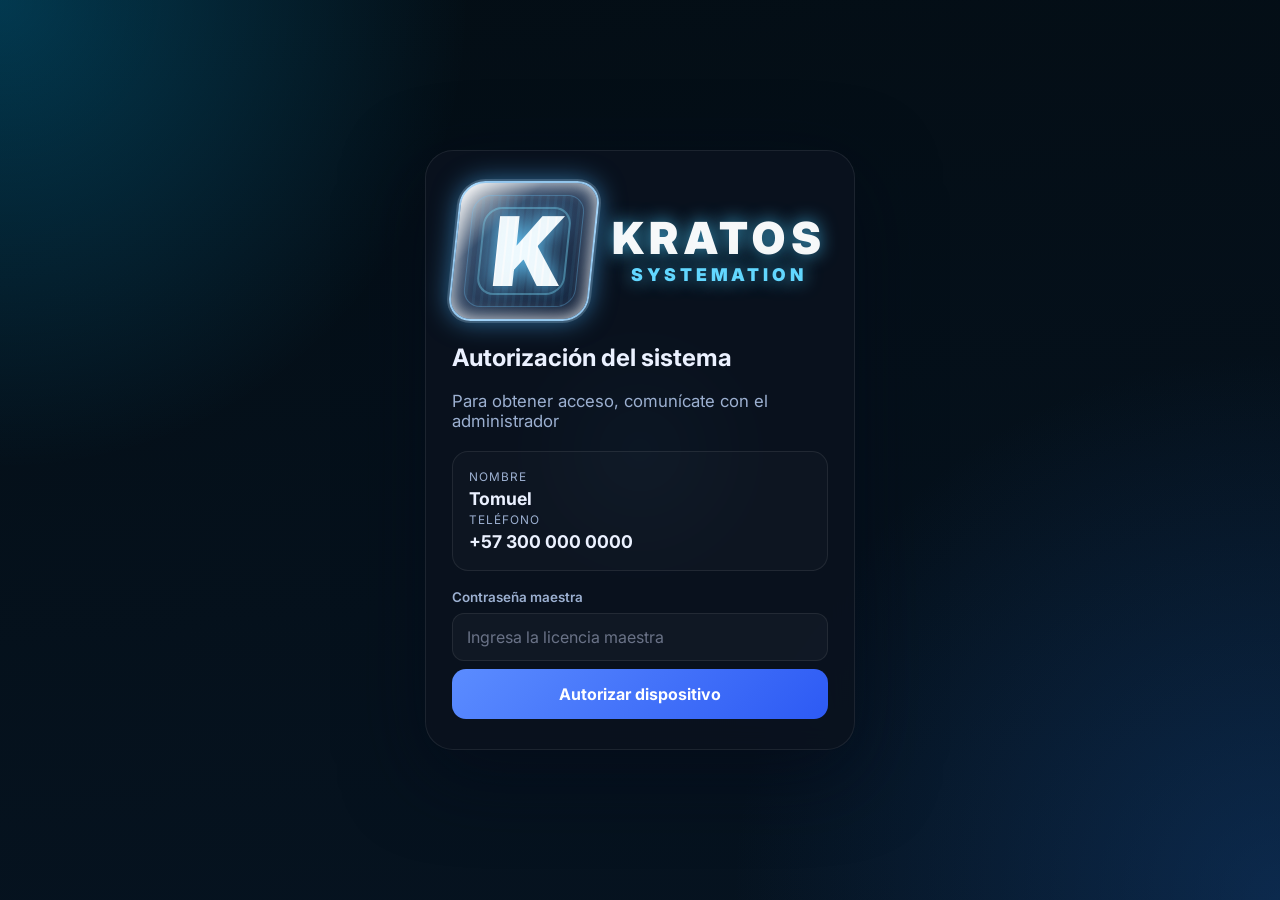
<file: index.html>
<!DOCTYPE html>
<html lang="es">
  <head>
    <meta charset="UTF-8" />
    <meta name="viewport" content="width=device-width, initial-scale=1.0" />
    <title>KRATOS SYSTEMATION</title>
    <link rel="preconnect" href="https://fonts.googleapis.com" />
    <link rel="preconnect" href="https://fonts.gstatic.com" crossorigin />
    <link href="https://fonts.googleapis.com/css2?family=Inter:wght@400;500;600;700;800&display=swap" rel="stylesheet" />
    <link rel="stylesheet" href="styles.css" />
  </head>
  <body>
    <div id="app">
      <section id="licenseGate" class="screen auth-screen">
        <div class="auth-shell auth-shell-hero">
          <div class="brand-shell brand-shell-lg brand-hero-block">
            <div class="brand-crest">K</div>
            <div class="brand-wordmark">
              <span class="brand-word-main">KRATOS</span>
              <span class="brand-word-sub">SYSTEMATION</span>
            </div>
          </div>
          <h1>Autorización del sistema</h1>
          <p class="gate-message">Para obtener acceso, comunícate con el administrador</p>

          <div class="contact-card">
            <span>Nombre</span>
            <strong>Tomuel</strong>
            <span>Teléfono</span>
            <strong>+57 300 000 0000</strong>
          </div>

          <div class="field-group">
            <label for="masterPasswordInput">Contraseña maestra</label>
            <input id="masterPasswordInput" type="password" placeholder="Ingresa la licencia maestra" />
          </div>

          <button id="unlockBtn" class="primary-btn" type="button">Autorizar dispositivo</button>
        </div>
      </section>

      <section id="authScreen" class="screen auth-screen hidden">
        <div class="auth-shell auth-shell-split">
          <div class="brand-panel brand-panel-hero">
            <div class="brand-shell brand-shell-lg">
              <div class="brand-crest">K</div>
              <div class="brand-wordmark">
                <span class="brand-word-main">KRATOS</span>
                <span class="brand-word-sub">SYSTEMATION</span>
              </div>
            </div>
            <p>Control financiero, inventario, personal y caja en una sola plataforma.</p>
            <div class="status-badges">
              <span>Seguridad</span>
              <span>Licencia por dispositivo</span>
              <span>Turnos de caja</span>
            </div>
          </div>

          <div class="login-panel">
            <div class="auth-tabs">
              <button class="auth-tab active" type="button" data-mode="login">Iniciar sesión</button>
              <button class="auth-tab" type="button" data-mode="register">Crear cuenta</button>
            </div>

            <form id="loginForm" class="auth-form">
              <div class="field-group">
                <label for="loginEmail">Correo electrónico</label>
                <input id="loginEmail" type="email" placeholder="correo@ejemplo.com" required />
              </div>

              <div class="field-group">
                <label for="loginPassword">Contraseña</label>
                <input id="loginPassword" type="password" placeholder="••••••••" required />
              </div>

              <button class="primary-btn" type="submit">Ingresar</button>
            </form>

            <form id="registerForm" class="auth-form hidden">
              <div class="field-group">
                <label for="registerBusinessName">Nombre del negocio</label>
                <input id="registerBusinessName" type="text" placeholder="Ej: Supermercado La Esperanza" required />
              </div>

              <div class="field-group">
                <label for="registerBusinessNit">NIT</label>
                <input id="registerBusinessNit" type="text" placeholder="890.987.654-3" required />
              </div>

              <div class="field-group">
                <label for="registerBusinessAddress">Ubicación / dirección</label>
                <input id="registerBusinessAddress" type="text" placeholder="Sede Poblado - Medellín, Ant." required />
              </div>

              <div class="field-group">
                <label for="registerBusinessPhone">Teléfono</label>
                <input id="registerBusinessPhone" type="text" placeholder="(604) 555-1234" required />
              </div>

              <div class="field-group">
                <label for="registerName">Nombre completo del propietario</label>
                <input id="registerName" type="text" placeholder="Tu nombre" required />
              </div>

              <div class="field-group">
                <label for="registerEmail">Correo electrónico</label>
                <input id="registerEmail" type="email" placeholder="correo@ejemplo.com" required />
              </div>

              <div class="field-group">
                <label for="registerPassword">Contraseña de acceso</label>
                <input id="registerPassword" type="password" placeholder="Crea una contraseña" required />
              </div>

              <div class="field-group">
                <label for="registerMasterPassword">Contraseña maestra del sistema</label>
                <input id="registerMasterPassword" type="password" placeholder="Contraseña maestra" required />
              </div>

              <div class="terms-box">
                <label class="terms-checkbox">
                  <input id="registerTerms" type="checkbox" />
                  <span>Acepto los términos y condiciones del sistema.</span>
                </label>
                <div class="terms-text">
                  <p><strong>Términos y condiciones de uso</strong></p>
                  <p>Al registrarte y utilizar KRATOS SYSTEMATION, aceptas usar la plataforma de manera responsable, legal y para los fines autorizados. Queda prohibido vulnerar la seguridad, introducir código malicioso, realizar actividades ilícitas o fraudulentas. La cuenta es de uso personal y el usuario debe resguardar sus credenciales. El incumplimiento de estas condiciones puede causar sanciones inmediatas, incluida la suspensión temporal o eliminación definitiva de la cuenta.</p>
                </div>
              </div>

              <button class="primary-btn" type="submit">Registrar cuenta</button>
            </form>

            <div class="employee-access-box hidden">
              <h3>Abrir caja (empleado)</h3>
              <div class="field-row">
                <input id="employeeDocumentInput" type="text" placeholder="Documento del empleado" />
                <button id="openCashBtn" type="button" class="secondary-btn">Abrir turno</button>
              </div>
            </div>
          </div>
        </div>
      </section>

      <div id="dashboardScreen" class="dashboard-screen hidden">
        <header class="topbar">
          <div class="brand-block">
            <div class="brand-logo">K</div>
            <div class="brand-name-wrap">
              <div class="brand-name">KRATOS</div>
              <div class="brand-subname">SYSTEMATION</div>
            </div>
          </div>

          <div class="topbar-actions">
            <div id="userPill" class="user-pill">Invitado</div>
            <button id="ownerConsoleBtn" class="secondary-btn hidden" type="button">Editor del dueño</button>
            <button id="logoutBtn" class="logout-btn" type="button">Cerrar sesión</button>
          </div>
        </header>

        <div class="layout">
          <aside class="sidebar">
            <nav class="nav-menu" aria-label="Menú principal">
              <button class="nav-item active" type="button" data-view="panel">Panel</button>
              <button class="nav-item private-only" type="button" data-view="inventario">Inventario</button>
              <button class="nav-item private-only" type="button" data-view="gastos">Gastos</button>
              <button class="nav-item" type="button" data-view="caja">Caja</button>
              <button class="nav-item private-only" type="button" data-view="empleados">Empleados</button>
            </nav>
          </aside>

          <main class="main-content">
            <section id="view-panel" class="view-panel active-view">
              <div class="page-header">
                <div>
                  <p class="eyebrow">Resumen general</p>
                  <h2>Panel principal</h2>
                </div>
                <button class="secondary-btn" type="button">Exportar</button>
              </div>

              <div class="stat-grid">
                <article class="stat-card accent">
                  <span class="label">Ventas del día</span>
                  <strong id="ventasDia">$0</strong>
                  <small id="ventasDiaMeta">Sin movimiento</small>
                </article>
                <article class="stat-card">
                  <span class="label">Ventas del mes</span>
                  <strong id="ventasMes">$0</strong>
                  <small id="ventasMesMeta">Acumulado</small>
                </article>
                <article class="stat-card">
                  <span class="label">Utilidad bruta</span>
                  <strong id="utilidadBruta">$0</strong>
                  <small id="utilidadBrutaMeta">Ganancia</small>
                </article>
                <article class="stat-card">
                  <span class="label">Utilidad neta</span>
                  <strong id="utilidadNeta">$0</strong>
                  <small id="utilidadNetaMeta">Margen</small>
                </article>
              </div>

              <div class="stat-grid second-grid">
                <article class="stat-card">
                  <span class="label">Efectivo del mes</span>
                  <strong id="efectivoMes">$0</strong>
                  <small id="efectivoMesMeta">Ventas en efectivo</small>
                </article>
                <article class="stat-card">
                  <span class="label">Transferencias del mes</span>
                  <strong id="transferMes">$0</strong>
                  <small id="transferMesMeta">Pagos digitales</small>
                </article>
                <article class="stat-card">
                  <span class="label">Inventario total</span>
                  <strong id="valorInventario">$0</strong>
                  <small id="valorInventarioMeta">Costo de compra</small>
                </article>
                <article class="stat-card">
                  <span class="label">Nómina mensual</span>
                  <strong id="nominaMes">$0</strong>
                  <small id="nominaMesMeta">Costo laboral</small>
                </article>
              </div>

              <div class="info-grid">
                <article class="panel-card chart-card">
                  <div class="card-header">
                    <h3>Ingresos vs costos</h3>
                    <span class="chip success" id="margenLabel">0%</span>
                  </div>
                  <div class="bars-panel" id="incomeChart">
                    <div class="bar-group">
                      <span class="bar income" style="height: 0%"></span>
                      <label>Ingresos</label>
                    </div>
                    <div class="bar-group">
                      <span class="bar cost" style="height: 0%"></span>
                      <label>Costos</label>
                    </div>
                  </div>
                </article>

                <article class="panel-card">
                  <div class="card-header">
                    <h3>Distribución de gastos</h3>
                  </div>
                  <div class="donut-wrap">
                    <div id="expenseDonut" class="donut-chart"></div>
                    <ul id="expenseLegend" class="legend-list"></ul>
                  </div>
                </article>
              </div>

              <div class="info-grid margin-top-24">
                <article class="panel-card">
                  <div class="card-header">
                    <h3>Control de cierre de caja</h3>
                  </div>
                  <div class="table-card inner-table">
                    <table>
                      <thead>
                        <tr>
                          <th>Debe tener</th>
                          <th>Lo que tiene</th>
                          <th>Diferencia</th>
                          <th>Transferencias</th>
                        </tr>
                      </thead>
                      <tbody id="cierreCajaTable"></tbody>
                    </table>
                  </div>
                </article>

                <article class="panel-card">
                  <div class="card-header">
                    <h3>Historial operativo por empleado</h3>
                  </div>
                  <div id="employeeHistory" class="history-list"></div>
                </article>
              </div>

              <div class="panel-summary-grid">
                <article class="panel-card">
                  <div class="card-header">
                    <h3>Pagos de nómina</h3>
                  </div>
                  <div id="payrollList" class="mini-list"></div>
                </article>

                <article class="panel-card">
                  <div class="card-header">
                    <h3>Gastos del mes</h3>
                  </div>
                  <div id="expenseList" class="mini-list"></div>
                </article>

                <article class="panel-card">
                  <div class="card-header">
                    <h3>Stock bajo</h3>
                  </div>
                  <div id="lowStockList" class="mini-list"></div>
                </article>

                <article class="panel-card">
                  <div class="card-header">
                    <h3>Top 5 productos</h3>
                  </div>
                  <div id="topProductsList" class="mini-list"></div>
                </article>
              </div>

              <article class="panel-card full-panel-card">
                <div class="card-header">
                  <h3>Ventas registradas en turnos</h3>
                </div>
                <div id="salesLogList" class="sales-log-list"></div>
              </article>
            </section>

            <section id="view-inventario" class="view-panel hidden">
              <div class="page-header">
                <div>
                  <p class="eyebrow">Mercancía</p>
                  <h2>Inventario</h2>
                </div>
              </div>

              <div class="form-grid">
                <form id="inventoryForm" class="data-form">
                  <div class="field-group">
                    <label>Nombre</label>
                    <input id="productName" type="text" required />
                  </div>
                  <div class="field-group">
                    <label>Código de barras/producto</label>
                    <input id="productCode" type="text" required />
                  </div>
                  <div class="field-group">
                    <label>Descripción</label>
                    <input id="productDescription" type="text" placeholder="Ej: Leche entera 1L" required />
                  </div>
                  <div class="field-group">
                    <label>Precio de venta</label>
                    <input id="productPrice" type="number" min="0" step="0.01" required />
                  </div>
                  <div class="field-group">
                    <label>Cantidad</label>
                    <input id="productQty" type="number" min="0" step="1" required />
                  </div>
                  <div class="field-group">
                    <label>Stock mínimo</label>
                    <input id="productMinStock" type="number" min="0" step="1" required />
                  </div>
                  <div class="field-group">
                    <label>Precio de costo</label>
                    <input id="productCost" type="number" min="0" step="0.01" required />
                  </div>
                  <button class="primary-btn" type="submit">Guardar producto</button>
                </form>

                <div class="table-card table-wrapper">
                  <table>
                    <thead>
                      <tr>
                        <th>Nombre</th>
                        <th>Código</th>
                        <th>Venta</th>
                        <th>Cantidad</th>
                        <th>Costo</th>
                      </tr>
                    </thead>
                    <tbody id="inventoryTableBody"></tbody>
                  </table>
                </div>
              </div>
            </section>

            <section id="view-gastos" class="view-panel hidden">
              <div class="page-header">
                <div>
                  <p class="eyebrow">Salidas de dinero</p>
                  <h2>Gastos</h2>
                </div>
              </div>

              <div class="form-grid">
                <form id="expenseForm" class="data-form">
                  <div class="field-group">
                    <label>Descripción del gasto</label>
                    <input id="expenseDescription" type="text" required />
                  </div>
                  <div class="field-group">
                    <label>General / Categoría</label>
                    <select id="expenseCategory" required>
                      <option value="Administrativo">Administrativo</option>
                      <option value="Operación">Operación</option>
                      <option value="Marketing">Marketing</option>
                      <option value="Nomina">Nómina</option>
                      <option value="Otros">Otros</option>
                    </select>
                  </div>
                  <div class="field-group">
                    <label>Monto</label>
                    <input id="expenseAmount" type="number" min="0" step="0.01" required />
                  </div>
                  <div class="field-group">
                    <label>Fecha del gasto</label>
                    <input id="expenseDate" type="date" required />
                  </div>
                  <button class="primary-btn" type="submit">Registrar gasto</button>
                </form>

                <div class="table-card table-wrapper">
                  <table>
                    <thead>
                      <tr>
                        <th>Descripción</th>
                        <th>Categoría</th>
                        <th>Monto</th>
                        <th>Fecha</th>
                      </tr>
                    </thead>
                    <tbody id="expenseTableBody"></tbody>
                  </table>
                </div>
              </div>
            </section>

            <section id="view-caja" class="view-panel hidden">
              <div class="page-header">
                <div>
                  <p class="eyebrow">Operativo</p>
                  <h2>Caja</h2>
                </div>
              </div>

              <div class="cash-panel">
                <div class="cash-status" id="cashStatusBox"></div>

                <div id="cashActivationPanel" class="cash-activation-panel">
                  <h3>No se ha activado el turno</h3>
                  <p>Activa el turno para comenzar a registrar ventas.</p>
                  <div class="field-row activate-row">
                    <input id="activateShiftDocument" type="text" placeholder="Documento del empleado" />
                    <button id="activateShiftBtn" class="primary-btn" type="button">Activar turno</button>
                  </div>
                </div>

                <div id="cashSaleBox" class="cash-sale-box">
                  <h3>Nueva venta</h3>

                  <div class="sale-controls">
                    <input id="saleProductCode" type="text" placeholder="Código del producto" />
                    <input id="saleQtyInput" type="number" min="1" value="1" placeholder="Cantidad" />
                    <button id="addSaleBtn" class="primary-btn" type="button">Agregar</button>
                  </div>

                  <div id="salePreview" class="sale-preview hidden"></div>

                  <div id="paymentChoice" class="payment-choice hidden">
                    <span>¿Cómo va a pagar el cliente?</span>
                    <div class="payment-btn-row">
                      <button type="button" class="payment-btn active" data-payment="efectivo">Efectivo</button>
                      <button type="button" class="payment-btn" data-payment="transferencia">Transferencia</button>
                    </div>
                  </div>

                  <div class="sale-total-box">
                    <span>Total a pagar</span>
                    <strong id="cashTotal">$0</strong>
                  </div>

                  <button id="registerSaleBtn" class="primary-btn hidden" type="button">Registrar venta</button>

                  <div id="receiptActions" class="receipt-actions hidden">
                    <button id="printReceiptBtn" class="secondary-btn" type="button">Imprimir recibo</button>
                  </div>
                </div>

                <div class="cash-summary-box">
                  <div class="summary-item">
                    <span>Ventas del turno</span>
                    <strong id="turnSalesTotal">$0</strong>
                  </div>
                  <div class="summary-item">
                    <span>Ventas en efectivo</span>
                    <strong id="turnCashTotal">$0</strong>
                  </div>
                  <div class="summary-item">
                    <span>Transferencias</span>
                    <strong id="turnTransferTotal">$0</strong>
                  </div>
                  <button id="closeCashBtn" class="danger-btn" type="button">Cerrar Caja</button>
                </div>
              </div>
            </section>

            <section id="view-empleados" class="view-panel hidden">
              <div class="page-header">
                <div>
                  <p class="eyebrow">Personal</p>
                  <h2>Empleados</h2>
                </div>
              </div>

              <div class="form-grid">
                <form id="employeeForm" class="data-form">
                  <div class="field-group">
                    <label>Nombre</label>
                    <input id="employeeName" type="text" required />
                  </div>
                  <div class="field-group">
                    <label>Cargo</label>
                    <input id="employeeRole" type="text" required />
                  </div>
                  <div class="field-group">
                    <label>Documento</label>
                    <input id="employeeDocument" type="text" required />
                  </div>
                  <div class="field-group">
                    <label>Teléfono</label>
                    <input id="employeePhone" type="tel" required />
                  </div>
                  <div class="field-group">
                    <label>Salario mensual</label>
                    <input id="employeeSalary" type="number" min="0" step="0.01" required />
                  </div>
                  <button class="primary-btn" type="submit">Guardar empleado</button>
                </form>

                <div class="table-card table-wrapper">
                  <table>
                    <thead>
                      <tr>
                        <th>Nombre</th>
                        <th>Cargo</th>
                        <th>Documento</th>
                        <th>Teléfono</th>
                        <th>Salario</th>
                      </tr>
                    </thead>
                    <tbody id="employeeTableBody"></tbody>
                  </table>
                </div>
              </div>
            </section>
          </main>
        </div>
      </div>
    </div>

    <script src="script.js"></script>
  </body>
</html>
</file>
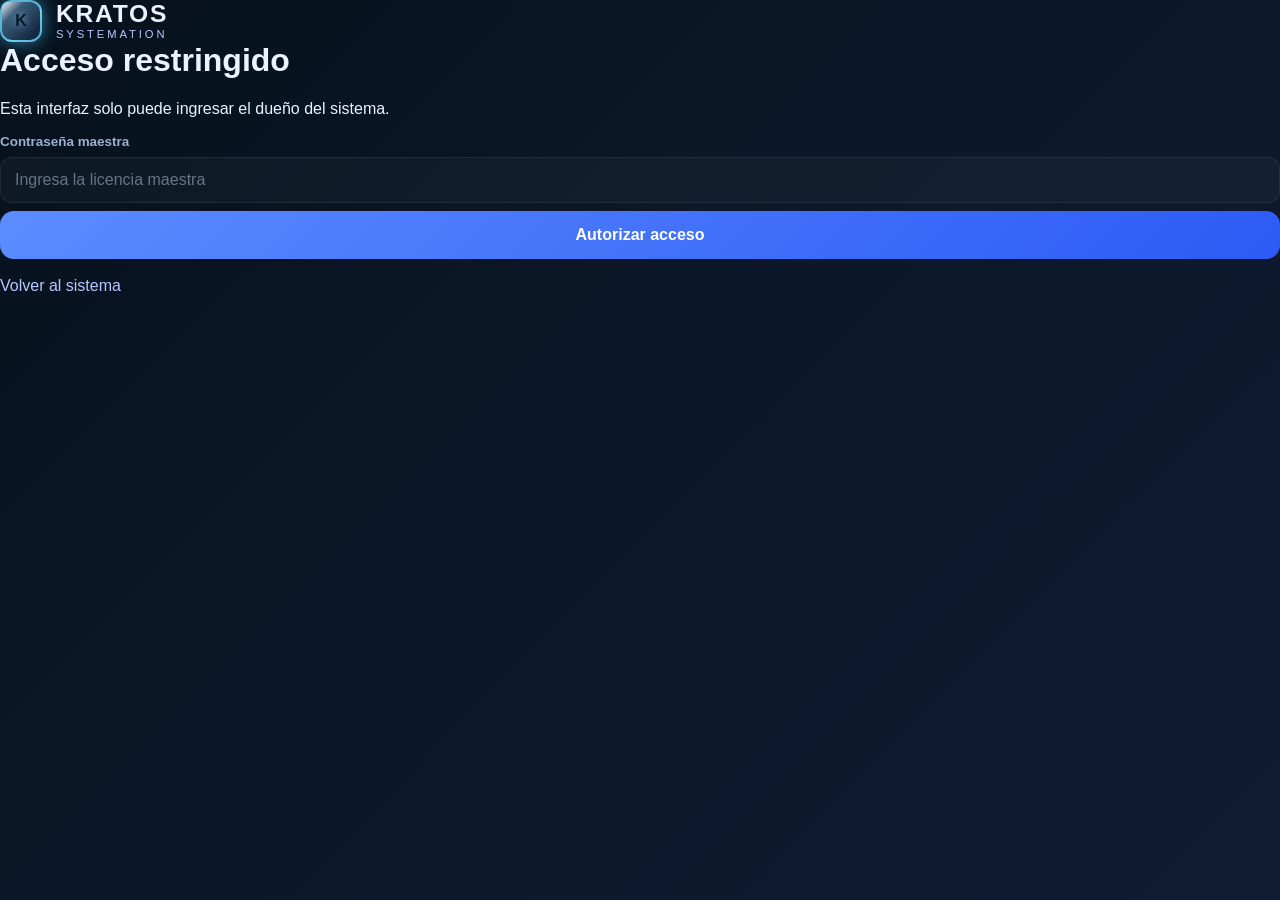
<file: owner.html>
<!DOCTYPE html>
<html lang="es">
  <head>
    <meta charset="UTF-8" />
    <meta name="viewport" content="width=device-width, initial-scale=1.0" />
    <title>KRATOS SYSTEMATION | Dueño del sistema</title>
    <link rel="stylesheet" href="styles.css" />
  </head>
  <body>
    <div id="ownerAccessGate" class="license-gate-screen">
      <div class="license-card">
        <div class="brand-block">
          <div class="brand-logo">K</div>
          <div class="brand-name-wrap">
            <div class="brand-name">KRATOS</div>
            <div class="brand-subname">SYSTEMATION</div>
          </div>
        </div>

        <h1>Acceso restringido</h1>
        <p>Esta interfaz solo puede ingresar el dueño del sistema.</p>

        <div class="field-group">
          <label for="ownerAccessInput">Contraseña maestra</label>
          <input id="ownerAccessInput" type="password" placeholder="Ingresa la licencia maestra" />
        </div>

        <button id="ownerUnlockBtn" class="primary-btn" type="button">Autorizar acceso</button>
        <a href="index.html" class="back-link">Volver al sistema</a>
      </div>
    </div>

    <section id="ownerConsoleScreen" class="screen owner-console-screen">
      <div class="owner-console-shell">
        <div class="owner-console-header">
          <div>
            <p class="eyebrow">Panel maestro</p>
            <h2>Gestión del sistema</h2>
          </div>
          <button id="ownerCloseConsoleBtn" class="secondary-btn" type="button">Volver al sistema</button>
        </div>

        <div class="owner-console-summary">
          <div class="owner-summary-card">
            <span>Total de cuentas</span>
            <strong id="ownerTotalAccounts">0</strong>
          </div>
          <div class="owner-summary-card">
            <span>Cuentas activas</span>
            <strong id="ownerActiveAccounts">0</strong>
          </div>
          <div class="owner-summary-card">
            <span>Con maestra activa</span>
            <strong id="ownerMasterProtected">0</strong>
          </div>
        </div>

        <div class="owner-management-grid">
          <form id="ownerMasterPasswordForm" class="owner-panel-card">
            <h3>Contraseña maestra</h3>
            <div class="field-group">
              <label for="ownerCurrentMasterPassword">Contraseña actual</label>
              <input id="ownerCurrentMasterPassword" type="password" placeholder="Contraseña actual" />
            </div>
            <div class="field-group">
              <label for="ownerNewMasterPassword">Nueva contraseña maestra</label>
              <input id="ownerNewMasterPassword" type="password" placeholder="Nueva contraseña maestra" />
            </div>
            <div class="field-group">
              <label for="ownerConfirmMasterPassword">Confirmar contraseña</label>
              <input id="ownerConfirmMasterPassword" type="password" placeholder="Confirmar nueva contraseña" />
            </div>
            <label class="toggle-row">
              <input id="ownerMasterStatusToggle" type="checkbox" checked />
              <span>Protección activa</span>
            </label>
            <button class="primary-btn" type="submit">Guardar contraseña maestra</button>
          </form>

          <form id="ownerSettingsForm" class="owner-panel-card">
            <h3>Configuración del sistema</h3>
            <div class="field-group">
              <label for="ownerBusinessNameInput">Nombre del negocio</label>
              <input id="ownerBusinessNameInput" type="text" placeholder="Nombre del sistema" />
            </div>
            <div class="field-group">
              <label for="ownerBusinessPhoneInput">Contacto principal</label>
              <input id="ownerBusinessPhoneInput" type="text" placeholder="Teléfono de contacto" />
            </div>
            <div class="field-group">
              <label for="ownerThemeSelect">Tema visual</label>
              <select id="ownerThemeSelect">
                <option value="dark">Oscuro</option>
                <option value="blue">Azul premium</option>
                <option value="light">Claro</option>
              </select>
            </div>
            <button class="secondary-btn" type="submit">Guardar cambios de diseño</button>
          </form>
        </div>

        <div class="owner-console-list">
          <div class="owner-list-header">
            <span>Cuenta</span>
            <span>Permisos</span>
            <span>Acciones</span>
          </div>
          <div id="ownerAccountsList"></div>
        </div>
      </div>
    </section>

    <script src="script.js"></script>
  </body>
</html>
</file>
<file: styles.css>
:root {
  --bg-dark: #07111f;
  --bg-mid: #0d1d2d;
  --bg-panel: #101c2d;
  --bg-panel-alt: #13263e;
  --primary: #5b8cff;
  --primary-strong: #2d5af4;
  --secondary: #b7c8ff;
  --text: #ebf1ff;
  --muted: #9cb0d1;
  --light: #ffffff;
  --line: rgba(255, 255, 255, 0.08);
  --success: #4ad09d;
  --warning: #ffb454;
  --danger: #ff6b6b;
  --shadow: 0 24px 80px rgba(4, 10, 24, 0.55);
}

* {
  box-sizing: border-box;
}

html, body {
  margin: 0;
  min-height: 100%;
  font-family: "Inter", sans-serif;
  background: linear-gradient(135deg, #06111c 0%, #0c1729 45%, #101b34 100%);
  color: var(--text);
}

body {
  min-height: 100vh;
}

button, input, select {
  font: inherit;
}

.hidden {
  display: none !important;
}

.screen {
  min-height: 100vh;
}

.auth-screen {
  display: grid;
  place-items: center;
  padding: 24px;
  background:
    radial-gradient(circle at center, rgba(94, 197, 255, 0.28), transparent 16%),
    radial-gradient(circle at top left, rgba(0, 187, 255, 0.25), transparent 30%),
    radial-gradient(circle at bottom right, rgba(22, 79, 151, 0.38), transparent 35%),
    linear-gradient(180deg, rgba(3, 13, 20, 0.9), rgba(5, 18, 30, 0.92));
}

.auth-shell {
  width: min(100%, 430px);
  background: rgba(10, 18, 30, 0.9);
  border: 1px solid var(--line);
  border-radius: 28px;
  padding: 30px 26px;
  box-shadow: var(--shadow);
  backdrop-filter: blur(12px);
}

.auth-shell-split {
  width: min(100%, 980px);
  display: grid;
  grid-template-columns: 1.1fr 1fr;
  gap: 28px;
  padding: 32px;
}

.brand-panel {
  background: linear-gradient(135deg, rgba(91, 140, 255, 0.12), rgba(255, 255, 255, 0.02));
  border: 1px solid var(--line);
  border-radius: 24px;
  padding: 30px 26px;
  display: flex;
  flex-direction: column;
  justify-content: center;
}

.brand-shell {
  display: flex;
  align-items: center;
  gap: 18px;
  margin-bottom: 22px;
}

.brand-shell-lg {
  justify-content: center;
}

.brand-crest {
  position: relative;
  width: 140px;
  height: 140px;
  border-radius: 24px;
  display: grid;
  place-items: center;
  font-size: 6rem;
  font-weight: 900;
  letter-spacing: -0.08em;
  color: rgba(255, 255, 255, 0.96);
  background: linear-gradient(135deg, rgba(255,255,255,0.94), rgba(140, 191, 255, 0.34) 30%, rgba(13, 27, 52, 0.95) 100%);
  box-shadow: inset 0 0 18px rgba(255,255,255,0.9), 0 0 25px rgba(75, 180, 255, 0.6), 0 0 0 2px rgba(255,255,255,0.2);
  border: 2px solid rgba(161, 216, 255, 0.9);
  text-shadow: 0 0 20px rgba(101, 204, 255, 0.9);
  transform: skewX(-6deg);
}

.brand-crest::before,
.brand-crest::after {
  content: "";
  position: absolute;
  inset: 12px;
  border-radius: 18px;
  border: 1px solid rgba(108, 200, 255, 0.65);
  background: repeating-linear-gradient(
    90deg,
    rgba(90, 210, 255, 0.14) 0,
    rgba(90, 210, 255, 0.14) 3px,
    transparent 3px,
    transparent 8px
  );
  opacity: 0.45;
}

.brand-crest::after {
  inset: 24px;
  border-width: 2px;
  border-color: rgba(126, 225, 255, 0.8);
}

.brand-wordmark {
  display: flex;
  flex-direction: column;
  align-items: center;
}

.brand-word-main,
.brand-word-sub {
  display: block;
  line-height: 0.9;
  text-transform: uppercase;
  letter-spacing: 0.12em;
  font-weight: 900;
  text-shadow: 0 0 18px rgba(75, 203, 255, 0.75);
}

.brand-word-main {
  font-size: clamp(2.2rem, 2.2vw + 1rem, 4.2rem);
  color: rgba(255,255,255,0.96);
}

.brand-word-sub {
  font-size: clamp(0.8rem, 0.5vw + 0.7rem, 1.4rem);
  letter-spacing: 0.22em;
  color: #62d7ff;
  margin-top: 8px;
}

h1, h2, h3, p {
  margin-top: 0;
}

.brand-panel h1 {
  font-size: clamp(2rem, 2vw + 1.2rem, 3rem);
  margin-bottom: 12px;
}

.brand-panel p {
  color: var(--muted);
  line-height: 1.6;
  margin-bottom: 20px;
}

.status-badges {
  display: flex;
  flex-wrap: wrap;
  gap: 10px;
}

.status-badges span {
  padding: 8px 10px;
  border-radius: 999px;
  background: rgba(255, 255, 255, 0.03);
  border: 1px solid var(--line);
  color: var(--secondary);
  font-size: 0.74rem;
}

.contact-card {
  display: grid;
  gap: 4px;
  margin: 20px 0 18px;
  padding: 18px 16px;
  border-radius: 16px;
  background: rgba(255, 255, 255, 0.02);
  border: 1px solid var(--line);
}

.contact-card span {
  color: var(--muted);
  font-size: 0.74rem;
  text-transform: uppercase;
  letter-spacing: 0.08em;
}

.contact-card strong {
  font-size: 1.1rem;
}

.gate-message {
  font-size: 1.05rem;
  color: var(--muted);
  margin-bottom: 0;
}

.auth-tabs {
  display: grid;
  grid-template-columns: repeat(2, 1fr);
  background: rgba(255, 255, 255, 0.03);
  border: 1px solid var(--line);
  border-radius: 14px;
  padding: 4px;
  margin-bottom: 22px;
}

.auth-tab {
  padding: 12px 14px;
  background: transparent;
  border: none;
  border-radius: 10px;
  color: var(--muted);
  cursor: pointer;
  font-weight: 700;
}

.auth-tab.active {
  background: rgba(91, 140, 255, 0.15);
  color: var(--text);
}

.auth-form {
  display: flex;
  flex-direction: column;
  gap: 18px;
}

.field-group {
  display: flex;
  flex-direction: column;
  gap: 8px;
}

.field-group label {
  font-size: 0.84rem;
  color: var(--muted);
  font-weight: 600;
}

.field-group input,
.field-group select,
.field-row input {
  width: 100%;
  padding: 13px 14px;
  border-radius: 12px;
  border: 1px solid rgba(255, 255, 255, 0.08);
  background: rgba(255, 255, 255, 0.03);
  color: var(--text);
  outline: none;
}

.field-group input::placeholder {
  color: rgba(214, 224, 255, 0.45);
}

.field-group input:focus,
.field-group select:focus,
.field-row input:focus {
  border-color: rgba(91, 140, 255, 0.78);
  box-shadow: 0 0 0 4px rgba(91, 140, 255, 0.09);
}

.modal-overlay {
  position: fixed;
  inset: 0;
  background: rgba(1, 7, 14, 0.7);
  display: grid;
  place-items: center;
  z-index: 1000;
  padding: 24px;
}

.modal-box {
  width: min(100%, 420px);
  padding: 24px 20px;
  border-radius: 18px;
  background: #0f1d2d;
  border: 1px solid rgba(255, 255, 255, 0.08);
  box-shadow: var(--shadow);
}

.modal-box h3 {
  margin-bottom: 10px;
}

.modal-box label {
  display: block;
  margin-bottom: 12px;
  color: var(--muted);
  line-height: 1.5;
}

.modal-input {
  width: 100%;
  padding: 12px 14px;
  border-radius: 12px;
  border: 1px solid rgba(255, 255, 255, 0.08);
  background: rgba(255, 255, 255, 0.03);
  color: var(--text);
  margin-bottom: 14px;
}

.modal-actions {
  display: flex;
  justify-content: flex-end;
  gap: 10px;
}

.system-alert-box {
  width: min(100%, 460px);
  text-align: center;
}

.system-alert-text {
  margin: 16px 0 18px;
  color: var(--muted);
  line-height: 1.6;
  font-size: 0.98rem;
}

.primary-btn,
.secondary-btn,
.logout-btn,
.nav-item,
.danger-btn {
  border: none;
  cursor: pointer;
  transition: transform 0.2s ease, opacity 0.2s ease;
}

.primary-btn:hover,
.secondary-btn:hover,
.logout-btn:hover,
.nav-item:hover,
.danger-btn:hover {
  transform: translateY(-1px);
}

.primary-btn {
  margin-top: 8px;
  width: 100%;
  padding: 15px 18px;
  border-radius: 14px;
  background: linear-gradient(135deg, var(--primary), var(--primary-strong));
  color: var(--light);
  font-weight: 700;
}

.secondary-btn,
.logout-btn {
  padding: 10px 16px;
  border-radius: 12px;
  background: rgba(255, 255, 255, 0.04);
  border: 1px solid var(--line);
  color: var(--text);
}

.danger-btn {
  padding: 12px 16px;
  border-radius: 12px;
  background: rgba(255, 107, 107, 0.12);
  border: 1px solid rgba(255, 107, 107, 0.26);
  color: #ffc7c7;
}

.terms-box {
  margin: 18px 0;
  padding: 14px 16px;
  border: 1px solid var(--line);
  border-radius: 14px;
  background: rgba(255, 255, 255, 0.02);
}

.terms-checkbox {
  display: flex;
  align-items: flex-start;
  gap: 10px;
  color: var(--text);
  font-size: 0.9rem;
}

.terms-checkbox input {
  margin-top: 3px;
}

.terms-text {
  margin-top: 12px;
  max-height: 150px;
  overflow: auto;
  padding: 12px;
  border-radius: 10px;
  background: rgba(10, 18, 31, 0.5);
  border: 1px solid var(--line);
  color: var(--muted);
  line-height: 1.5;
  font-size: 0.78rem;
}

.employee-access-box {
  margin-top: 24px;
  padding-top: 20px;
  border-top: 1px solid var(--line);
}

.employee-access-box h3 {
  margin-bottom: 12px;
  font-size: 1rem;
}

.field-row {
  display: flex;
  gap: 10px;
  align-items: center;
}

.dashboard-screen {
  min-height: 100vh;
  background: #071a28;
}

.topbar {
  display: flex;
  justify-content: space-between;
  align-items: center;
  gap: 16px;
  min-height: 82px;
  padding: 14px 28px;
  border-bottom: 1px solid var(--line);
  background: rgba(10, 18, 31, 0.8);
  backdrop-filter: blur(12px);
  position: sticky;
  top: 0;
  z-index: 10;
}

.brand-block {
  display: flex;
  align-items: center;
  gap: 14px;
}

.brand-logo {
  width: 42px;
  height: 42px;
  display: grid;
  place-items: center;
  border-radius: 12px;
  background: linear-gradient(135deg, rgba(255,255,255,0.96), rgba(135, 201, 255, 0.4) 30%, rgba(13, 27, 52, 0.95) 100%);
  border: 2px solid rgba(101, 215, 255, 0.8);
  box-shadow: 0 0 18px rgba(80, 201, 255, 0.6);
  font-weight: 900;
  color: rgba(5, 18, 32, 0.95);
  text-shadow: 0 0 10px rgba(125, 214, 255, 0.8);
}

.brand-name-wrap {
  display: flex;
  flex-direction: column;
  gap: 2px;
}

.brand-name {
  font-size: clamp(1.05rem, 0.8vw + 0.9rem, 1.6rem);
  font-weight: 800;
  letter-spacing: 0.07em;
  text-transform: uppercase;
  line-height: 1;
}

.brand-subname {
  font-size: 0.7rem;
  letter-spacing: 0.26em;
  color: var(--secondary);
  text-transform: uppercase;
  line-height: 1;
}

.topbar-actions {
  display: flex;
  align-items: center;
  gap: 12px;
}

.user-pill {
  padding: 10px 14px;
  border-radius: 999px;
  background: rgba(91, 140, 255, 0.12);
  color: var(--secondary);
  font-size: 0.82rem;
  font-weight: 700;
}

.layout {
  display: grid;
  grid-template-columns: 220px minmax(0, 1fr);
  min-height: calc(100vh - 82px);
}

.sidebar {
  background: rgba(12, 21, 31, 0.8);
  border-right: 1px solid var(--line);
  padding: 18px 14px;
}

.nav-menu {
  display: flex;
  flex-direction: column;
  gap: 8px;
}

.nav-item {
  width: 100%;
  padding: 12px 14px;
  border-radius: 12px;
  background: transparent;
  color: var(--muted);
  text-align: left;
  font-weight: 600;
}

.nav-item.active {
  background: linear-gradient(135deg, rgba(91, 140, 255, 0.14), rgba(91, 140, 255, 0.05));
  color: var(--light);
  border: 1px solid rgba(91, 140, 255, 0.2);
}

.owner-console-screen {
  display: grid;
  place-items: center;
  padding: 28px;
  background:
    radial-gradient(circle at center, rgba(49, 188, 255, 0.16), transparent 20%),
    linear-gradient(180deg, rgba(3, 12, 18, 0.95), rgba(7, 19, 30, 0.98));
}

.owner-console-shell {
  width: min(100%, 1100px);
  background: rgba(12, 22, 32, 0.92);
  border: 1px solid rgba(131, 198, 255, 0.3);
  border-radius: 24px;
  padding: 28px;
  box-shadow: var(--shadow);
}

.owner-console-header {
  display: flex;
  justify-content: space-between;
  align-items: center;
  gap: 16px;
  margin-bottom: 22px;
}

.owner-console-summary {
  display: grid;
  grid-template-columns: repeat(3, minmax(180px, 1fr));
  gap: 16px;
  margin-bottom: 24px;
}

.owner-summary-card {
  padding: 18px 20px;
  border-radius: 16px;
  background: rgba(255, 255, 255, 0.03);
  border: 1px solid var(--line);
  display: flex;
  flex-direction: column;
  gap: 8px;
}

.owner-summary-card span {
  color: var(--muted);
  font-size: 0.72rem;
  text-transform: uppercase;
  letter-spacing: 0.08em;
}

.owner-summary-card strong {
  font-size: clamp(1.6rem, 1vw + 1rem, 2.2rem);
}

.owner-management-grid {
  display: grid;
  grid-template-columns: repeat(2, minmax(280px, 1fr));
  gap: 18px;
  margin-bottom: 24px;
}

.owner-panel-card {
  padding: 18px;
  border-radius: 18px;
  border: 1px solid var(--line);
  background: rgba(255, 255, 255, 0.03);
}

.owner-panel-card h3 {
  margin-bottom: 14px;
  font-size: 1rem;
}

.toggle-row {
  display: flex;
  align-items: center;
  gap: 10px;
  margin: 12px 0 18px;
  color: var(--text);
}

.back-link {
  display: inline-block;
  margin-top: 18px;
  color: var(--secondary);
  text-decoration: none;
}

.owner-console-list {
  border: 1px solid var(--line);
  border-radius: 18px;
  background: rgba(255, 255, 255, 0.02);
  overflow: hidden;
}

.owner-list-header,
.owner-account-row {
  display: grid;
  grid-template-columns: 1.8fr 1.2fr 1.2fr;
  gap: 12px;
  align-items: center;
}

.owner-list-header {
  padding: 16px 18px;
  background: rgba(91, 140, 255, 0.08);
  color: var(--secondary);
  font-size: 0.76rem;
  font-weight: 700;
  letter-spacing: 0.08em;
  text-transform: uppercase;
}

.owner-account-row {
  padding: 16px 18px;
  border-top: 1px solid var(--line);
}

.owner-user-meta {
  display: flex;
  flex-direction: column;
  gap: 4px;
}

.owner-user-meta strong {
  font-size: 1rem;
}

.owner-user-meta span {
  color: var(--muted);
  font-size: 0.82rem;
}

.owner-permissions {
  display: flex;
  flex-wrap: wrap;
  gap: 8px;
}

.owner-permit-tag {
  padding: 7px 10px;
  border-radius: 999px;
  font-size: 0.72rem;
  font-weight: 700;
  background: rgba(255, 255, 255, 0.04);
  border: 1px solid var(--line);
}

.owner-permit-tag.active {
  background: rgba(74, 208, 157, 0.12);
  border-color: rgba(74, 208, 157, 0.36);
  color: var(--success);
}

.owner-permit-tag.warning {
  background: rgba(255, 180, 84, 0.1);
  border-color: rgba(255, 180, 84, 0.3);
  color: var(--warning);
}

.owner-actions {
  display: flex;
  flex-wrap: wrap;
  gap: 8px;
}

.owner-actions button {
  padding: 9px 12px;
  border-radius: 10px;
  border: 1px solid var(--line);
  background: rgba(255, 255, 255, 0.03);
  color: var(--text);
  cursor: pointer;
}

.owner-actions .owner-action-primary {
  background: rgba(91, 140, 255, 0.14);
  border-color: rgba(91, 140, 255, 0.3);
}

.main-content {
  padding: 28px;
}

#view-inventario,
#view-gastos,
#view-empleados {
  background:
    radial-gradient(circle at center, rgba(31, 109, 167, 0.18), transparent 22%),
    radial-gradient(circle at 20% 30%, rgba(0, 204, 255, 0.1), transparent 14%),
    linear-gradient(180deg, rgba(2, 10, 20, 0.9), rgba(8, 18, 29, 0.96));
  background-attachment: fixed;
}

#view-inventario::before,
#view-gastos::before,
#view-empleados::before {
  content: "";
  position: absolute;
  inset: 0;
  background:
    repeating-linear-gradient(0deg, rgba(120, 220, 255, 0.08), rgba(120, 220, 255, 0.08) 1px, transparent 1px, transparent 18px),
    repeating-linear-gradient(90deg, rgba(120, 220, 255, 0.08), rgba(120, 220, 255, 0.08) 1px, transparent 1px, transparent 18px),
    radial-gradient(circle at center, rgba(97, 199, 255, 0.18), rgba(15, 28, 44, 0.04) 36%, transparent 60%);
  opacity: 0.8;
  pointer-events: none;
}

.view-panel {
  position: relative;
  display: none;
  animation: fadeIn 0.25s ease;
}

.view-panel > * {
  position: relative;
  z-index: 1;
}

.active-view {
  display: block;
}

@keyframes fadeIn {
  from { opacity: 0; transform: translateY(8px); }
  to { opacity: 1; transform: translateY(0); }
}

.page-header {
  display: flex;
  align-items: center;
  justify-content: space-between;
  gap: 16px;
  margin-bottom: 22px;
}

.eyebrow {
  margin-bottom: 8px;
  color: var(--muted);
  font-size: 0.75rem;
  letter-spacing: 0.12em;
  text-transform: uppercase;
  font-weight: 700;
}

.page-header h2 {
  margin-bottom: 0;
  font-size: clamp(1.6rem, 1.3vw + 1rem, 2.3rem);
}

.stat-grid {
  display: grid;
  grid-template-columns: repeat(4, minmax(180px, 1fr));
  gap: 18px;
  margin-bottom: 20px;
}

.second-grid {
  margin-bottom: 26px;
}

.stat-card,
.panel-card,
.table-card {
  border: 1px solid var(--line);
  border-radius: 18px;
  background: rgba(17, 27, 39, 0.8);
  box-shadow: 0 16px 28px rgba(1, 8, 18, 0.18);
}

.stat-card {
  padding: 20px 18px;
  display: flex;
  flex-direction: column;
  gap: 8px;
}

.stat-card.accent {
  background: linear-gradient(135deg, rgba(91, 140, 255, 0.16), rgba(13, 25, 37, 0.9));
}

.label {
  color: var(--muted);
  font-size: 0.72rem;
  text-transform: uppercase;
  letter-spacing: 0.08em;
}

.stat-card strong {
  font-size: clamp(1.6rem, 1vw + 1rem, 2.1rem);
  line-height: 1.1;
}

.stat-card small {
  color: var(--success);
  font-size: 0.74rem;
}

.info-grid {
  display: grid;
  grid-template-columns: 1.35fr 1fr;
  gap: 20px;
}

.margin-top-24 {
  margin-top: 24px;
}

.card-header {
  display: flex;
  align-items: center;
  justify-content: space-between;
  margin-bottom: 14px;
}

.card-header h3 {
  margin-bottom: 0;
  font-size: 1.08rem;
}

.chip {
  padding: 7px 10px;
  border-radius: 999px;
  font-size: 0.72rem;
  font-weight: 700;
}

.chip.success {
  background: rgba(74, 208, 157, 0.12);
  color: var(--success);
}

.chart-card,
.panel-card {
  padding: 18px 20px;
}

.bars-panel {
  height: 170px;
  display: flex;
  align-items: end;
  justify-content: center;
  gap: 26px;
  padding-top: 12px;
}

.bar-group {
  width: 120px;
  height: 100%;
  display: flex;
  flex-direction: column;
  align-items: center;
  justify-content: end;
  gap: 7px;
}

.bar {
  width: 70px;
  border-radius: 14px 14px 0 0;
  display: block;
}

.bar.income {
  background: linear-gradient(180deg, #7aa4ff 0%, #465fe7 100%);
}

.bar.cost {
  background: linear-gradient(180deg, #ffbf7a 0%, #ed7d44 100%);
}

.bar-group label {
  color: var(--muted);
  font-size: 0.72rem;
  text-transform: uppercase;
}

.donut-wrap {
  display: flex;
  gap: 12px;
  align-items: center;
}

.donut-chart {
  width: 130px;
  height: 130px;
  border-radius: 50%;
  position: relative;
  background: conic-gradient(#7ba8ff 0 38%, #ffbf7a 38% 67%, #7de0b1 67% 82%, #a78bfa 82% 100%);
}

.donut-chart::after {
  content: "";
  position: absolute;
  inset: 18px;
  border-radius: 50%;
  background: rgba(13, 25, 37, 0.9);
  border: 1px solid var(--line);
}

.legend-list {
  list-style: none;
  padding: 0;
  margin: 0;
  display: flex;
  flex-direction: column;
  gap: 8px;
  color: var(--muted);
}

.legend-list li {
  display: flex;
  align-items: center;
  gap: 8px;
  font-size: 0.8rem;
}

.legend-swatch {
  width: 10px;
  height: 10px;
  border-radius: 50%;
  display: inline-block;
}

.inner-table {
  overflow: hidden;
}

.table-card table {
  width: 100%;
  border-collapse: collapse;
}

th, td {
  padding: 14px 16px;
  border-bottom: 1px solid var(--line);
  text-align: left;
}

th {
  font-size: 0.72rem;
  color: var(--muted);
  text-transform: uppercase;
  letter-spacing: 0.08em;
}

tbody tr:last-child td {
  border-bottom: none;
}

.history-list {
  display: flex;
  flex-direction: column;
  gap: 12px;
}

.history-item {
  border: 1px solid var(--line);
  border-radius: 12px;
  background: rgba(255, 255, 255, 0.02);
  padding: 12px 14px;
}

.history-item strong {
  display: block;
  margin-bottom: 5px;
}

.history-item span {
  display: block;
  color: var(--muted);
  font-size: 0.8rem;
  line-height: 1.5;
}

.form-grid {
  display: grid;
  grid-template-columns: minmax(250px, 420px) minmax(0, 1fr);
  gap: 20px;
}

.data-form {
  display: flex;
  flex-direction: column;
  gap: 18px;
  padding: 20px;
  background: rgba(17, 27, 39, 0.8);
  border: 1px solid var(--line);
  border-radius: 18px;
}

.table-wrapper {
  padding: 0;
  overflow: auto;
}

.cash-panel {
  display: grid;
  grid-template-columns: minmax(0, 1.5fr) minmax(240px, 0.8fr);
  gap: 22px;
}

.cash-status,
.cash-sale-box,
.cash-summary-box,
.cash-activation-panel {
  border: 1px solid var(--line);
  border-radius: 20px;
  background: rgba(17, 27, 39, 0.8);
  padding: 18px 20px;
}

.cash-activation-panel {
  display: flex;
  flex-direction: column;
  justify-content: center;
  gap: 14px;
  border: 1px dashed rgba(91, 140, 255, 0.35);
  background: rgba(91, 140, 255, 0.07);
}

.cash-activation-panel h3 {
  margin: 0;
  color: var(--secondary);
}

.cash-activation-panel p {
  margin: 0;
  color: var(--muted);
}

.activate-row {
  display: flex;
  gap: 10px;
  width: 100%;
}

.activate-row input {
  flex: 1;
  min-width: 0;
}

.cash-status {
  min-height: 100px;
  display: flex;
  align-items: center;
  justify-content: space-between;
  gap: 10px;
  margin-bottom: 18px;
}

.cash-status strong {
  font-size: 1.1rem;
}

.cash-sale-box {
  display: flex;
  flex-direction: column;
  gap: 16px;
}

.sale-controls {
  display: flex;
  gap: 10px;
}

.sale-controls input {
  flex: 1;
  padding: 13px 14px;
  border-radius: 12px;
  border: 1px solid var(--line);
  background: rgba(255, 255, 255, 0.03);
  color: var(--text);
}

.payment-type {
  display: flex;
  gap: 18px;
  color: var(--muted);
}

.payment-type label {
  display: flex;
  align-items: center;
  gap: 8px;
}

.sale-total-box {
  display: flex;
  justify-content: space-between;
  align-items: center;
  padding: 14px 16px;
  border-radius: 12px;
  background: rgba(91, 140, 255, 0.08);
  border: 1px solid rgba(91, 140, 255, 0.18);
}

.sale-total-box span {
  color: var(--muted);
}

.sale-total-box strong {
  font-size: 1.9rem;
}

.receipt-actions {
  margin-top: 8px;
}

.cash-summary-box {
  display: flex;
  flex-direction: column;
  gap: 16px;
}

.summary-item {
  display: flex;
  flex-direction: column;
  gap: 4px;
  padding: 12px 14px;
  border-radius: 12px;
  background: rgba(255, 255, 255, 0.02);
  border: 1px solid var(--line);
}

.summary-item span {
  color: var(--muted);
  font-size: 0.72rem;
  text-transform: uppercase;
  letter-spacing: 0.08em;
}

.summary-item strong {
  font-size: 1.4rem;
}

.receipt-preview-box {
  width: min(100%, 520px);
}

.receipt-preview-content {
  margin: 16px 0 20px;
  padding: 18px 16px;
  border-radius: 12px;
  background: rgba(255, 255, 255, 0.02);
  border: 1px solid rgba(255, 255, 255, 0.08);
  color: var(--text);
  font-size: 0.8rem;
}

.receipt-preview-header {
  text-align: center;
}

.receipt-preview-header h2 {
  margin: 0 0 6px;
  font-size: 1.2rem;
}

.receipt-preview-header p {
  margin: 4px 0;
  color: var(--muted);
}

.receipt-preview-divider {
  border-bottom: 1px solid rgba(255, 255, 255, 0.18);
  margin: 10px 0;
}

.receipt-preview-table {
  width: 100%;
  border-collapse: collapse;
  margin-top: 12px;
}

.receipt-preview-table th,
.receipt-preview-table td {
  padding: 6px 0;
  font-size: 0.75rem;
  text-align: left;
  vertical-align: top;
}

.receipt-preview-table th:last-child,
.receipt-preview-table td:last-child {
  text-align: right;
}

.receipt-preview-total,
.receipt-preview-footer {
  text-align: right;
  margin: 12px 0;
}

.receipt-preview-footer {
  text-align: center;
}

.hidden-row {
  display: none;
}

@media (max-width: 980px) {
  .auth-shell-split,
  .layout,
  .form-grid,
  .cash-panel,
  .info-grid {
    grid-template-columns: 1fr;
  }

  .stat-grid {
    grid-template-columns: repeat(2, minmax(160px, 1fr));
  }

  .sidebar {
    border-right: none;
    border-bottom: 1px solid var(--line);
  }

  .nav-menu {
    flex-direction: row;
    flex-wrap: wrap;
  }
}

@media (max-width: 640px) {
  .main-content {
    padding: 18px 14px 30px;
  }

  .topbar {
    padding: 14px 16px;
    flex-wrap: wrap;
  }

  .brand-block {
    width: 100%;
  }

  .topbar-actions {
    width: 100%;
    justify-content: space-between;
  }

  .stat-grid {
    grid-template-columns: 1fr;
  }

  .field-row,
  .sale-controls {
    flex-direction: column;
  }
}
</file>
